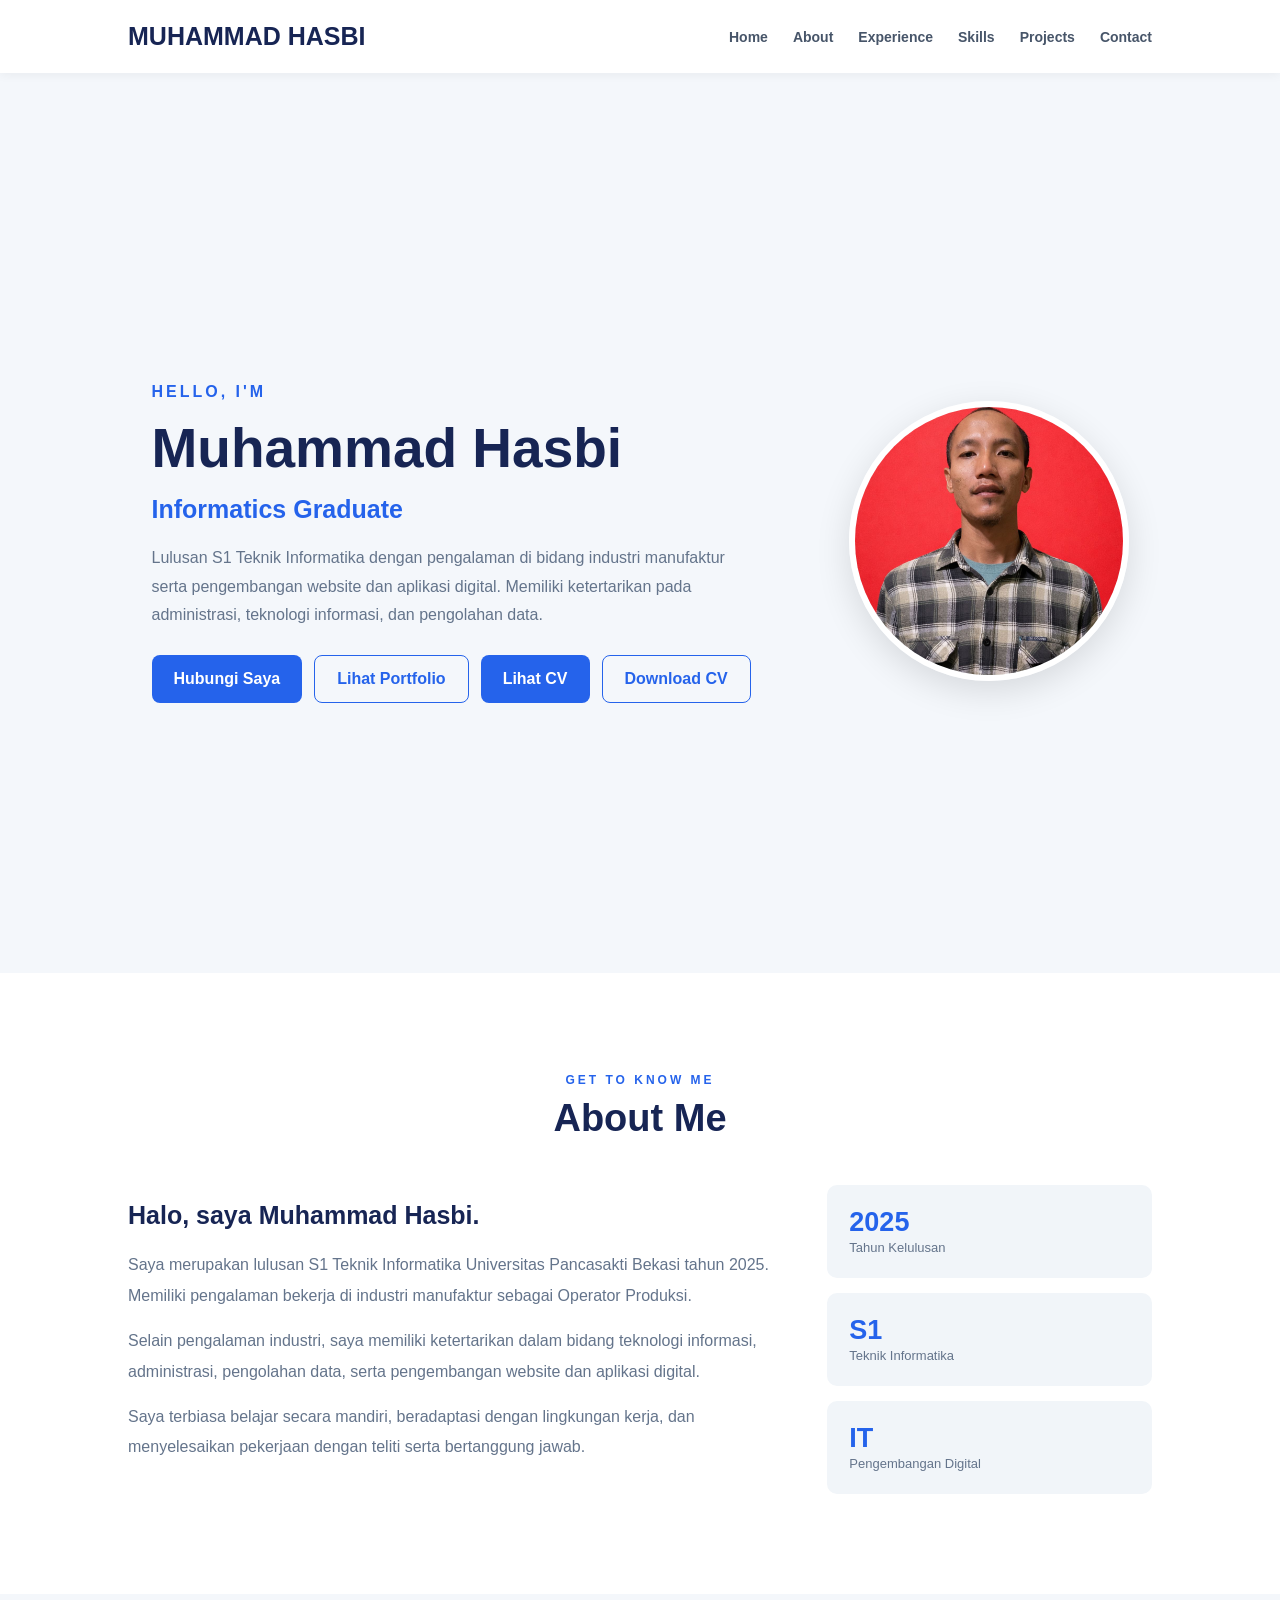
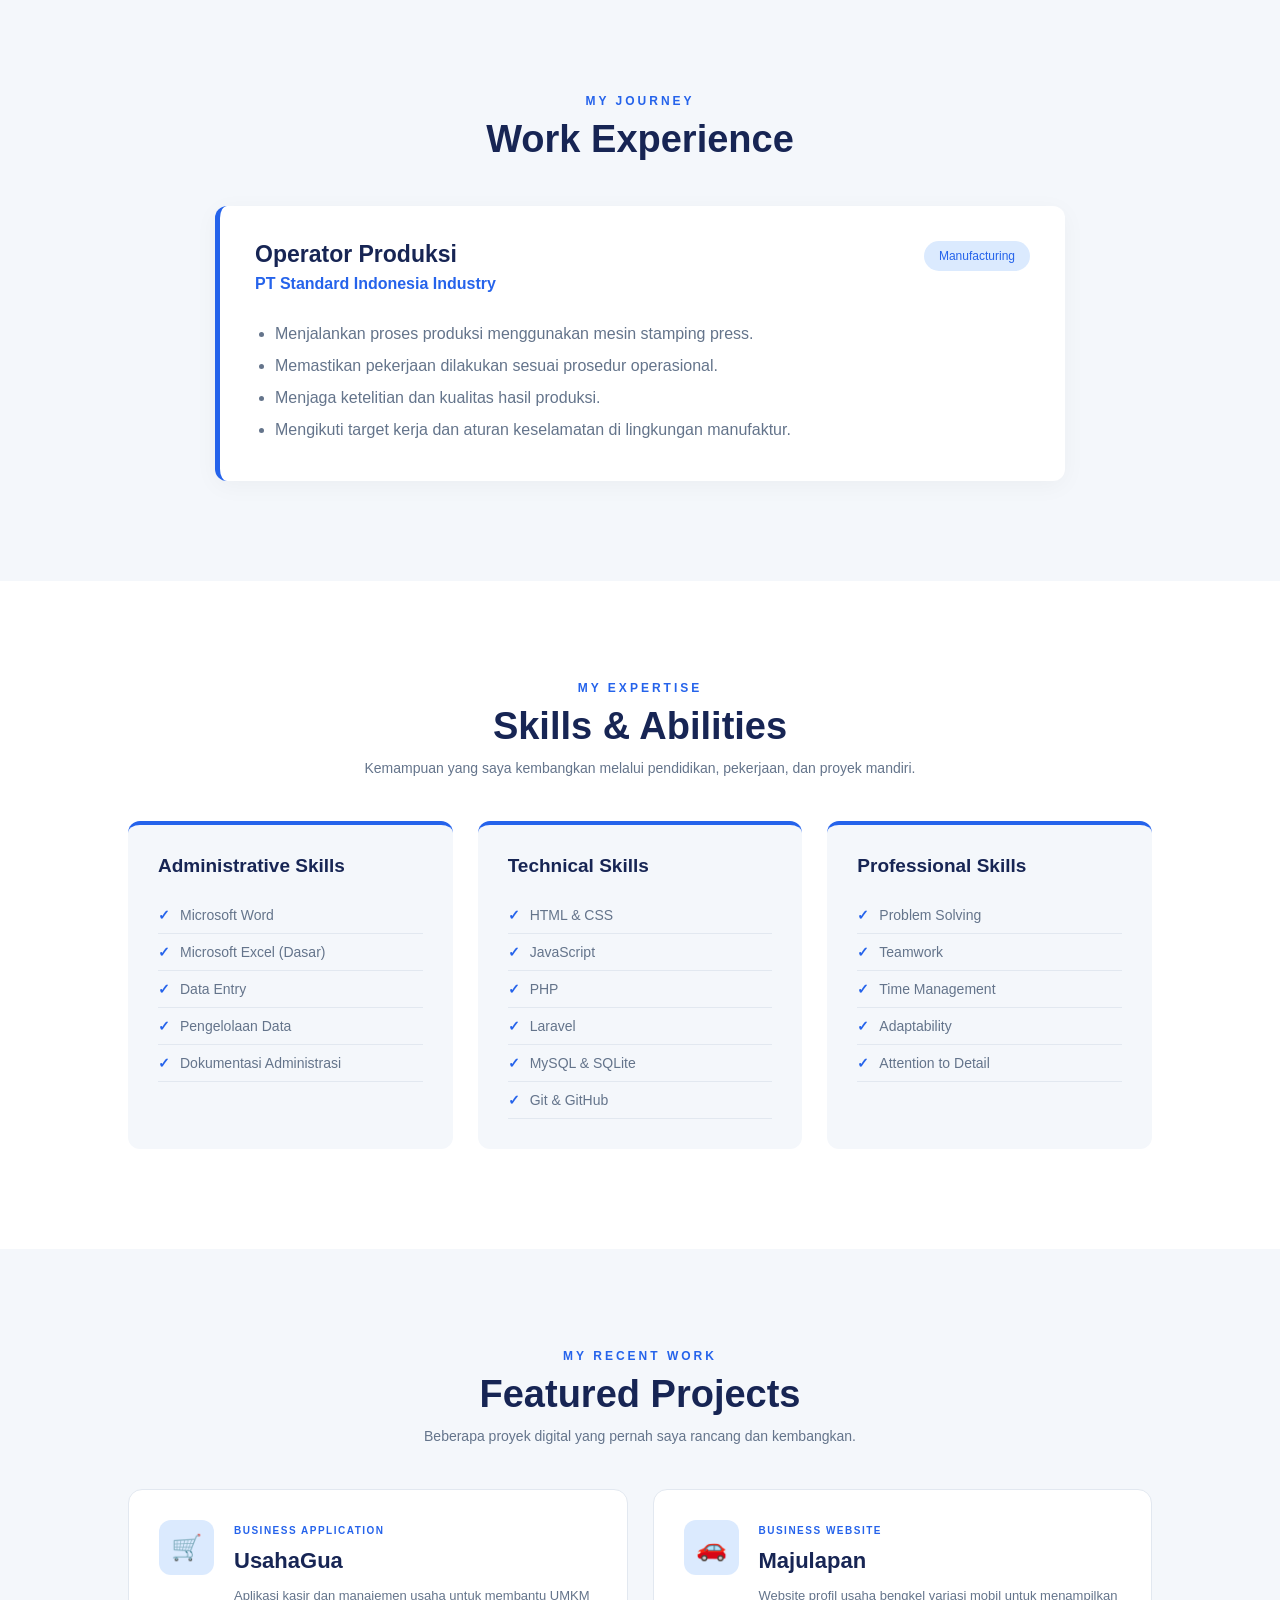
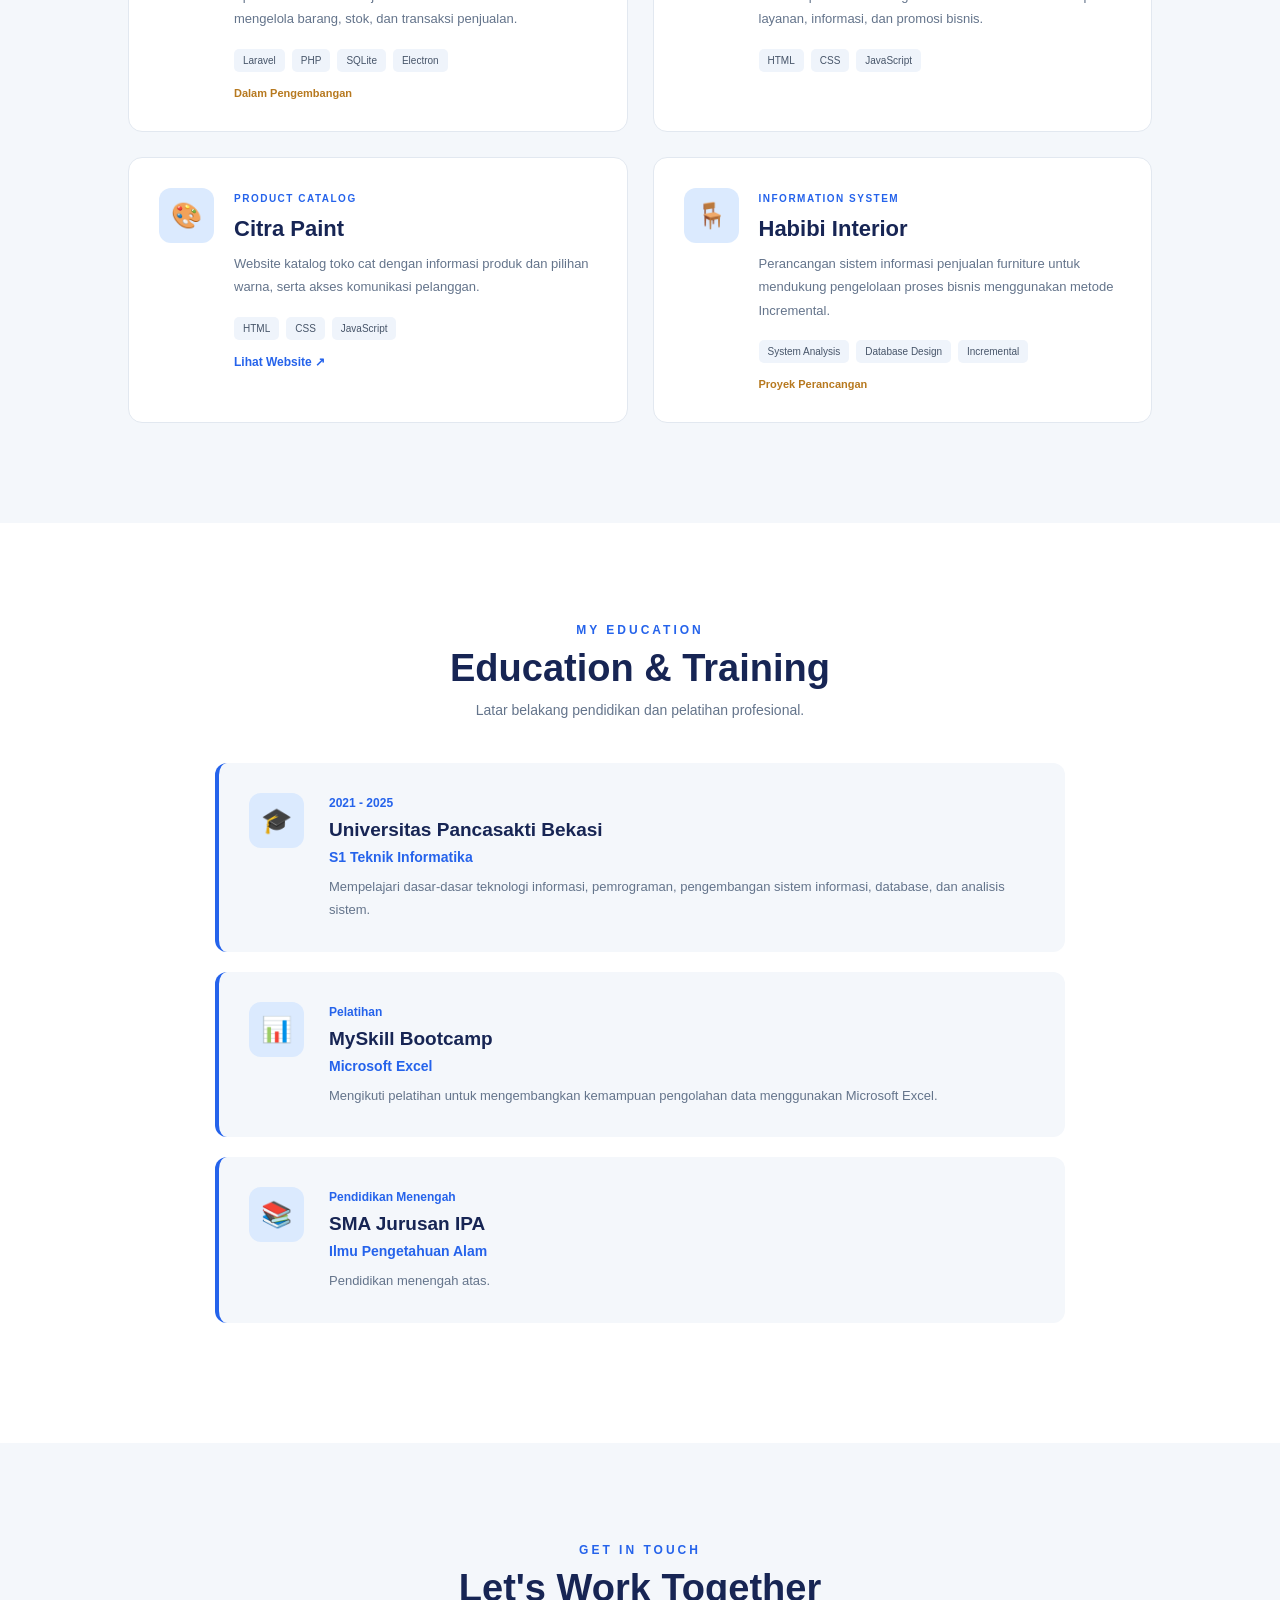
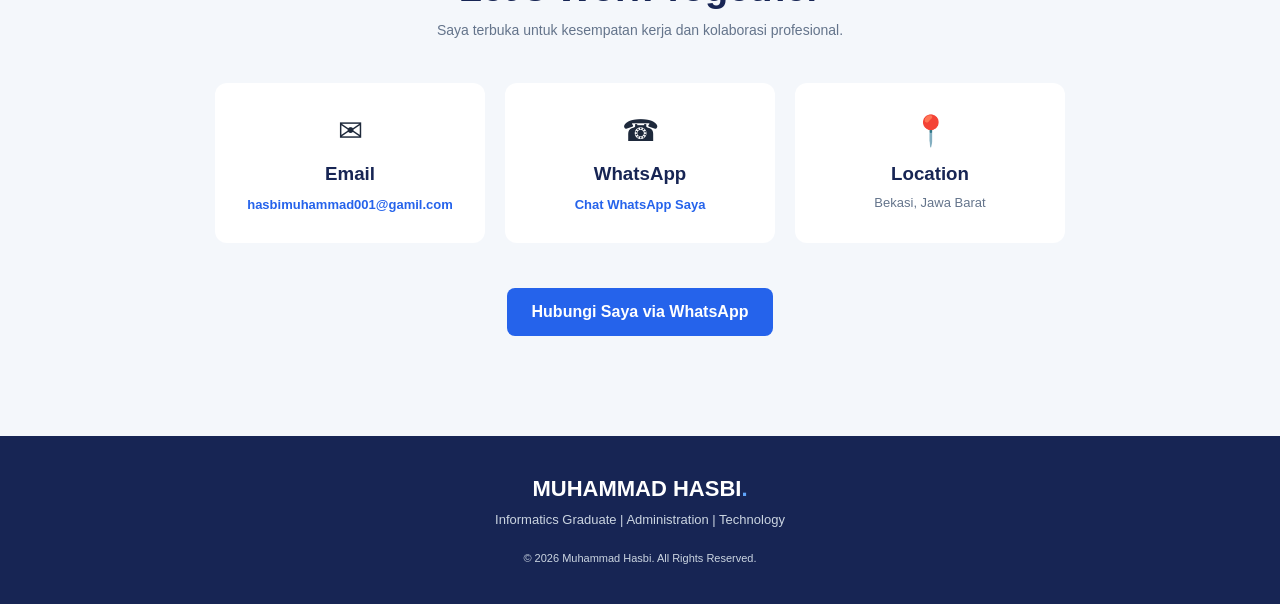
<file: index.html>
<!DOCTYPE html>
<html lang="id">
<head>
    <meta charset="UTF-8">
    <meta name="viewport" content="width=device-width, initial-scale=1.0">
    <title>Muhammad Hasbi | Portfolio</title>

    <link rel="stylesheet" href="style.css">
</head>
<body>

<!-- NAVBAR -->
<header class="navbar">

    <div class="logo">
       MUHAMMAD HASBI<span></span>
    </div>

    <nav>
        <a href="#home">Home</a>
        <a href="#about">About</a>
        <a href="#experience">Experience</a>
        <a href="#skills">Skills</a>
        <a href="#projects">Projects</a>
        <a href="#contact">Contact</a>
    </nav>

</header>


    
<!-- HERO SECTION -->

<section class="hero" id="home">

    <div class="hero-content">

        <p class="subtitle">HELLO, I'M</p>

        <h1>Muhammad Hasbi</h1>

        <h2>Informatics Graduate</h2>

        <p class="description">
            Lulusan S1 Teknik Informatika dengan pengalaman
            di bidang industri manufaktur serta pengembangan
            website dan aplikasi digital.
            Memiliki ketertarikan pada administrasi,
            teknologi informasi, dan pengolahan data.
        </p>

      
<div class="hero-buttons">

    <a href="#contact" class="btn-primary">
        Hubungi Saya
    </a>

    <a href="#projects" class="btn-secondary">
        Lihat Portfolio
    </a>

    <a href="CV_Muhammad_Hasbi.pdf"
   target="_blank"
   class="btn-primary">
    Lihat CV
</a>

<a href="CV_Muhammad_Hasbi.pdf"
   download="CV_Muhammad_Hasbi.pdf"
   class="btn-secondary">
    Download CV
</a>

</div>

</div>

    
    <!-- PENUTUP HERO CONTENT -->

    <div class="hero-image">

        <img src="foto hasbi.jpg" alt="Foto Muhammad Hasbi" class="profile-photo">
    </div>

</section>


<!-- ABOUT SECTION -->
<section class="about" id="about">

    <div class="section-title">
        <p>GET TO KNOW ME</p>
        <h2>About Me</h2>
    </div>

    <div class="about-content">

        <div class="about-text">
            <h3>Halo, saya Muhammad Hasbi.</h3>

            <p>
                Saya merupakan lulusan S1 Teknik Informatika
                Universitas Pancasakti Bekasi tahun 2025.
                Memiliki pengalaman bekerja di industri
                manufaktur sebagai Operator Produksi.
            </p>

            <p>
                Selain pengalaman industri, saya memiliki
                ketertarikan dalam bidang teknologi informasi,
                administrasi, pengolahan data, serta pengembangan
                website dan aplikasi digital.
            </p>

            <p>
                Saya terbiasa belajar secara mandiri,
                beradaptasi dengan lingkungan kerja,
                dan menyelesaikan pekerjaan dengan teliti
                serta bertanggung jawab.
            </p>
        </div>

        <div class="about-info">
            <div>
                <strong>2025</strong>
                <span>Tahun Kelulusan</span>
            </div>

            <div>
                <strong>S1</strong>
                <span>Teknik Informatika</span>
            </div>

            <div>
                <strong>IT</strong>
                <span>Pengembangan Digital</span>
            </div>
        </div>

    </div>

</section>


<!-- EXPERIENCE SECTION -->
<section class="experience" id="experience">

    <div class="section-title">
        <p>MY JOURNEY</p>
        <h2>Work Experience</h2>
    </div>

    <div class="experience-card">

        <div class="experience-header">
            <div>
                <h3>Operator Produksi</h3>
                <h4>PT Standard Indonesia Industry</h4>
            </div>

            <span>Manufacturing</span>
        </div>

        <ul>
            <li>
                Menjalankan proses produksi menggunakan
                mesin stamping press.
            </li>

            <li>
                Memastikan pekerjaan dilakukan sesuai
                prosedur operasional.
            </li>

            <li>
                Menjaga ketelitian dan kualitas hasil produksi.
            </li>

            <li>
                Mengikuti target kerja dan aturan keselamatan
                di lingkungan manufaktur.
            </li>
        </ul>

    </div>

</section>

<!-- SKILLS SECTION -->
<section class="skills" id="skills">

    <div class="section-title">
        <p>MY EXPERTISE</p>
        <h2>Skills & Abilities</h2>
        <span>Kemampuan yang saya kembangkan melalui pendidikan, pekerjaan, dan proyek mandiri.</span>
    </div>

    <div class="skills-container">

        <div class="skill-box">
            <h3>Administrative Skills</h3>
            <ul>
                <li>Microsoft Word</li>
                <li>Microsoft Excel (Dasar)</li>
                <li>Data Entry</li>
                <li>Pengelolaan Data</li>
                <li>Dokumentasi Administrasi</li>
            </ul>
        </div>

        <div class="skill-box">
            <h3>Technical Skills</h3>
            <ul>
                <li>HTML & CSS</li>
                <li>JavaScript</li>
                <li>PHP</li>
                <li>Laravel</li>
                <li>MySQL & SQLite</li>
                <li>Git & GitHub</li>
            </ul>
        </div>

        <div class="skill-box">
            <h3>Professional Skills</h3>
            <ul>
                <li>Problem Solving</li>
                <li>Teamwork</li>
                <li>Time Management</li>
                <li>Adaptability</li>
                <li>Attention to Detail</li>
            </ul>
        </div>

    </div>

</section>

<!-- PROJECTS SECTION -->
<section class="projects" id="projects">

    <div class="section-title">
        <p>MY RECENT WORK</p>
        <h2>Featured Projects</h2>
        <span>Beberapa proyek digital yang pernah saya rancang dan kembangkan.</span>
    </div>

    <div class="projects-container">

        <!-- PROJECT 1 -->
        <div class="project-card">
            <div class="project-icon">🛒</div>

            <div class="project-content">
                <span class="project-category">BUSINESS APPLICATION</span>

                <h3>UsahaGua</h3>

                <p>
                    Aplikasi kasir dan manajemen usaha untuk
                    membantu UMKM mengelola barang, stok,
                    dan transaksi penjualan.
                </p>

                <div class="tech-stack">
                    <span>Laravel</span>
                    <span>PHP</span>
                    <span>SQLite</span>
                    <span>Electron</span>
                </div>

                <span class="project-progress">Dalam Pengembangan</span>
            </div>
        </div>

        <!-- PROJECT 2 -->
        <div class="project-card">
            <div class="project-icon">🚗</div>

            <div class="project-content">
                <span class="project-category">BUSINESS WEBSITE</span>

                <h3>Majulapan</h3>

                <p>
                    Website profil usaha bengkel variasi mobil
                    untuk menampilkan layanan, informasi,
                    dan promosi bisnis.
                </p>

                <div class="tech-stack">
                    <span>HTML</span>
                    <span>CSS</span>
                    <span>JavaScript</span>
                </div>
            </div>
        </div>

        <!-- PROJECT 3 -->
        <div class="project-card">
            <div class="project-icon">🎨</div>

            <div class="project-content">
                <span class="project-category">PRODUCT CATALOG</span>

                <h3>Citra Paint</h3>

                <p>
                    Website katalog toko cat dengan
                    informasi produk dan pilihan warna,
                    serta akses komunikasi pelanggan.
                </p>

                <div class="tech-stack">
                    <span>HTML</span>
                    <span>CSS</span>
                    <span>JavaScript</span>
                </div>

                <a href="https://hasbimuhammad08.github.io/citrapaint/"
                   target="_blank" class="project-link">
                    Lihat Website ↗
                </a>
            </div>
        </div>

        <!-- PROJECT 4 -->
        <div class="project-card">
            <div class="project-icon">🪑</div>

            <div class="project-content">
                <span class="project-category">INFORMATION SYSTEM</span>

                <h3>Habibi Interior</h3>

                <p>
                    Perancangan sistem informasi penjualan
                    furniture untuk mendukung pengelolaan
                    proses bisnis menggunakan metode Incremental.
                </p>

                <div class="tech-stack">
                    <span>System Analysis</span>
                    <span>Database Design</span>
                    <span>Incremental</span>
                </div>

                <span class="project-progress">Proyek Perancangan</span>
            </div>
        </div>

    </div>

</section>

<!-- EDUCATION SECTION -->
<section class="education" id="education">

    <div class="section-title">
        <p>MY EDUCATION</p>
        <h2>Education & Training</h2>
        <span>Latar belakang pendidikan dan pelatihan profesional.</span>
    </div>

    <div class="education-container">

        <div class="education-card">
            <div class="education-icon">🎓</div>

            <div class="education-info">
                <span class="education-year">2021 - 2025</span>

                <h3>Universitas Pancasakti Bekasi</h3>

                <h4>S1 Teknik Informatika</h4>

                <p>
                    Mempelajari dasar-dasar teknologi informasi,
                    pemrograman, pengembangan sistem informasi,
                    database, dan analisis sistem.
                </p>
            </div>
        </div>

        <div class="education-card">
            <div class="education-icon">📊</div>

            <div class="education-info">
                <span class="education-year">Pelatihan</span>

                <h3>MySkill Bootcamp</h3>

                <h4>Microsoft Excel</h4>

                <p>
                    Mengikuti pelatihan untuk mengembangkan
                    kemampuan pengolahan data menggunakan
                    Microsoft Excel.
                </p>
            </div>
        </div>

        <div class="education-card">
            <div class="education-icon">📚</div>

            <div class="education-info">
                <span class="education-year">Pendidikan Menengah</span>

                <h3>SMA Jurusan IPA</h3>

                <h4>Ilmu Pengetahuan Alam</h4>

                <p>
                    Pendidikan menengah atas.
                </p>
            </div>
        </div>

    </div>

</section>

<!-- CONTACT SECTION -->
<section class="contact" id="contact">

    <div class="section-title">
        <p>GET IN TOUCH</p>
        <h2>Let's Work Together</h2>
        <span>Saya terbuka untuk kesempatan kerja dan kolaborasi profesional.</span>
    </div>

    <div class="contact-container">

      <div class="contact-item">
    <div class="contact-icon">✉</div>
    <h3>Email</h3>

    <a href="mailto:hasbimuhammad001@gmail.com">
        hasbimuhammad001@gamil.com
    </a>
</div>
       <div class="contact-item">
    <div class="contact-icon">☎</div>
    <h3>WhatsApp</h3>

    <a href="https://wa.me/6285930466688"
       target="_blank"
       rel="noopener">
        Chat WhatsApp Saya
    </a>
</div>

        <div class="contact-item">
            <div class="contact-icon">📍</div>
            <h3>Location</h3>
            <p>Bekasi, Jawa Barat</p>
        </div>

    </div>

    <a href="https://wa.me/6285930466688"
       target="_blank"
       class="contact-button">
        Hubungi Saya via WhatsApp
    </a>

</section>

<!-- FOOTER -->
<footer class="footer">

    <h3>MUHAMMAD HASBI<span>.</span></h3>

    <p>
        Informatics Graduate | Administration | Technology
    </p>

    <p class="copyright">
        © 2026 Muhammad Hasbi. All Rights Reserved.
    </p>

</footer>

<script src="script.js"></script>

</body>
</body>
</html>
</file>
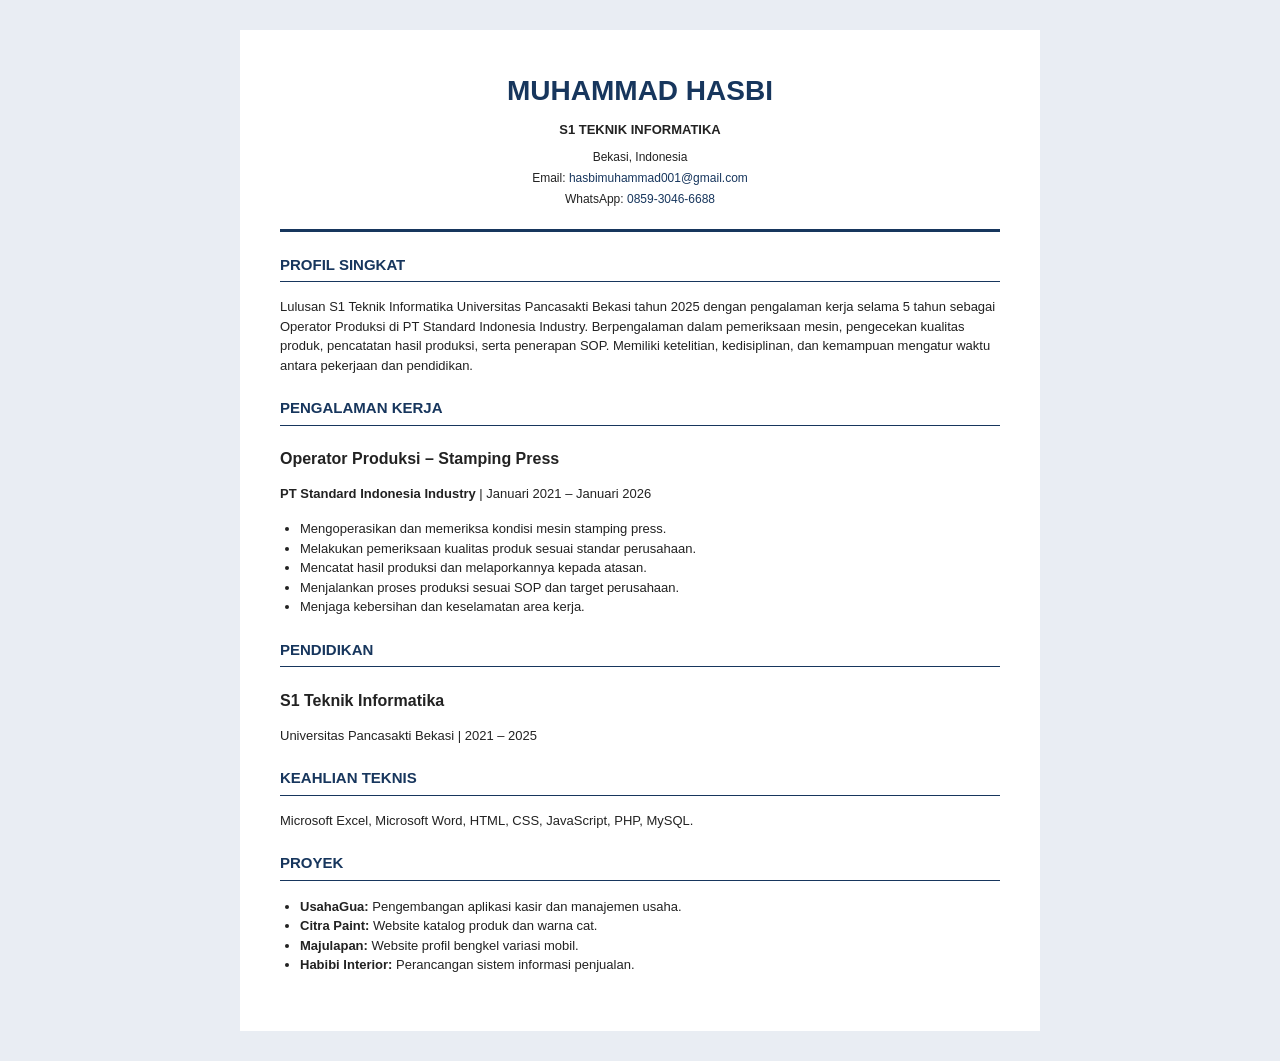
<file: CV.html>
<!DOCTYPE html>
<html lang="id">
<head>
    <meta charset="UTF-8">
    <meta name="viewport" content="width=device-width, initial-scale=1.0">
    <title>CV Muhammad Hasbi</title>
    <link rel="stylesheet" href="CV.css">
</head>
<body>

    <main class="cv-container">
       
<header class="header">
    <h1>MUHAMMAD HASBI</h1>
    <h2> S1 TEKNIK INFORMATIKA</h2>
    <p>Bekasi, Indonesia</p>

    <p>
        Email:
        <a href="mailto:hasbimuhammad001@gmail.com">
            hasbimuhammad001@gmail.com
        </a>
    </p>

    <p>
        WhatsApp:
        <a href="https://wa.me/6285930466688" target="_blank">
            0859-3046-6688
        </a>
    </p>
</header>

        <section>
            <h3>PROFIL SINGKAT</h3>
            <p>
                Lulusan S1 Teknik Informatika Universitas Pancasakti Bekasi
                tahun 2025 dengan pengalaman kerja selama 5 tahun sebagai
                Operator Produksi di PT Standard Indonesia Industry.
                Berpengalaman dalam pemeriksaan mesin, pengecekan kualitas
                produk, pencatatan hasil produksi, serta penerapan SOP.
                Memiliki ketelitian, kedisiplinan, dan kemampuan mengatur
                waktu antara pekerjaan dan pendidikan.
            </p>
        </section>

        <section>
            <h3>PENGALAMAN KERJA</h3>
            <h4>Operator Produksi – Stamping Press</h4>
            <p><strong>PT Standard Indonesia Industry</strong> | Januari 2021 – Januari 2026</p>
            <ul>
                <li>Mengoperasikan dan memeriksa kondisi mesin stamping press.</li>
                <li>Melakukan pemeriksaan kualitas produk sesuai standar perusahaan.</li>
                <li>Mencatat hasil produksi dan melaporkannya kepada atasan.</li>
                <li>Menjalankan proses produksi sesuai SOP dan target perusahaan.</li>
                <li>Menjaga kebersihan dan keselamatan area kerja.</li>
            </ul>
        </section>

        <section>
            <h3>PENDIDIKAN</h3>
            <h4>S1 Teknik Informatika</h4>
            <p>Universitas Pancasakti Bekasi | 2021 – 2025</p>
        </section>

        <section>
            <h3>KEAHLIAN TEKNIS</h3>
            <p>Microsoft Excel, Microsoft Word, HTML, CSS, JavaScript, PHP, MySQL.</p>
        </section>

        <section>
            <h3>PROYEK</h3>
            <ul>
                <li><strong>UsahaGua:</strong> Pengembangan aplikasi kasir dan manajemen usaha.</li>
                <li><strong>Citra Paint:</strong> Website katalog produk dan warna cat.</li>
                <li><strong>Majulapan:</strong> Website profil bengkel variasi mobil.</li>
                <li><strong>Habibi Interior:</strong> Perancangan sistem informasi penjualan.</li>
            </ul>
        </section>
    </main>

</body>
</html>
</file>
<file: style.css>
* {
    margin: 0;
    padding: 0;
    box-sizing: border-box;
}

body {
    font-family: Arial, sans-serif;
    background: #f4f7fb;
    color: #1e293b;
}

.hero {
    min-height: 100vh;
    display: flex;
    align-items: center;
    justify-content: space-around;
    padding: 100px 10% 60px;
    gap: 50px;
}

.hero-content {
    max-width: 600px;
}

.subtitle {
    color: #2563eb;
    font-weight: bold;
    letter-spacing: 3px;
    margin-bottom: 15px;
}

.hero h1 {
    font-size: 55px;
    color: #172554;
    margin-bottom: 15px;
}

.hero h2 {
    font-size: 25px;
    color: #2563eb;
    margin-bottom: 20px;
}

.description {
    font-size: 16px;
    line-height: 1.8;
    color: #64748b;
}

.hero-buttons {
    display: flex;
    gap: 12px;
    margin-top: 25px;
    flex-wrap: wrap;
}

.hero-buttons a {
    display: inline-flex;
    align-items: center;
    justify-content: center;
    text-decoration: none;
    padding: 14px 22px;
    border-radius: 8px;
    font-weight: bold;
    transition: 0.3s;
}

.hero-buttons a:hover {
    transform: translateY(-3px);
}

.btn-primary {
    background: #2563eb;
    color: white;
}

.btn-secondary {
    border: 1px solid #2563eb;
    color: #2563eb;
}

.profile-placeholder {
    width: 280px;
    height: 280px;
    border-radius: 50%;
    background: #dbeafe;
    display: flex;
    align-items: center;
    justify-content: center;
    font-size: 70px;
    font-weight: bold;
    color: #2563eb;
}

/* NAVBAR */

.navbar {
    width: 100%;
    padding: 22px 10%;
    display: flex;
    justify-content: space-between;
    align-items: center;
    background: white;
    position: sticky;
    top: 0;
    z-index: 100;
    box-shadow: 0 2px 10px rgba(0,0,0,0.05);
}

.logo {
    font-size: 25px;
    font-weight: bold;
    color: #172554;
}

.logo span {
    color: #2563eb;
}

.navbar nav {
    display: flex;
    gap: 25px;
}

.navbar nav a {
    text-decoration: none;
    color: #475569;
    font-size: 14px;
    font-weight: bold;
    transition: 0.3s;
}

.navbar nav a:hover {
    color: #2563eb;
}

/* SECTION TITLE */

.section-title {
    text-align: center;
    margin-bottom: 45px;
}

.section-title p {
    color: #2563eb;
    font-weight: bold;
    letter-spacing: 3px;
    font-size: 12px;
}

.section-title h2 {
    font-size: 38px;
    color: #172554;
    margin-top: 10px;
}

/* ABOUT */

.about {
    padding: 100px 10%;
    background: white;
}

.about-content {
    display: grid;
    grid-template-columns: 2fr 1fr;
    gap: 50px;
    align-items: center;
}

.about-text h3 {
    font-size: 25px;
    margin-bottom: 20px;
    color: #172554;
}

.about-text p {
    color: #64748b;
    line-height: 1.9;
    margin-bottom: 15px;
}

.about-info {
    display: grid;
    gap: 15px;
}

.about-info div {
    background: #f1f5f9;
    padding: 22px;
    border-radius: 10px;
}

.about-info strong {
    display: block;
    font-size: 27px;
    color: #2563eb;
}

.about-info span {
    color: #64748b;
    font-size: 13px;
}

/* EXPERIENCE */

.experience {
    padding: 100px 10%;
    background: #f4f7fb;
}

.experience-card {
    max-width: 850px;
    margin: auto;
    background: white;
    padding: 35px;
    border-radius: 12px;
    border-left: 5px solid #2563eb;
    box-shadow: 0 5px 25px rgba(0,0,0,0.04);
}

.experience-header {
    display: flex;
    justify-content: space-between;
    gap: 15px;
    margin-bottom: 25px;
}

.experience-header h3 {
    color: #172554;
    font-size: 23px;
}

.experience-header h4 {
    color: #2563eb;
    margin-top: 7px;
}

.experience-header span {
    background: #dbeafe;
    color: #2563eb;
    padding: 8px 15px;
    border-radius: 20px;
    font-size: 12px;
    height: fit-content;
}

.experience-card ul {
    padding-left: 20px;
    color: #64748b;
    line-height: 2;
}

/* SKILLS SECTION */

.skills {
    padding: 100px 10%;
    background: white;
}

.section-title span {
    display: block;
    color: #64748b;
    margin-top: 12px;
    font-size: 14px;
}

.skills-container {
    display: grid;
    grid-template-columns: repeat(3, 1fr);
    gap: 25px;
}

.skill-box {
    padding: 30px;
    background: #f4f7fb;
    border-radius: 12px;
    border-top: 4px solid #2563eb;
    transition: 0.3s;
}

.skill-box:hover {
    transform: translateY(-5px);
    box-shadow: 0 10px 25px rgba(0,0,0,0.07);
}

.skill-box h3 {
    color: #172554;
    margin-bottom: 20px;
    font-size: 19px;
}

.skill-box ul {
    list-style: none;
}

.skill-box li {
    padding: 10px 0;
    color: #64748b;
    border-bottom: 1px solid #e2e8f0;
    font-size: 14px;
}

.skill-box li::before {
    content: "✓";
    color: #2563eb;
    margin-right: 10px;
    font-weight: bold;
}

/* PROJECTS SECTION */

.projects {
    padding: 100px 10%;
    background: #f4f7fb;
}

.projects-container {
    display: grid;
    grid-template-columns: repeat(2, 1fr);
    gap: 25px;
}

.project-card {
    background: white;
    padding: 30px;
    border-radius: 14px;
    display: flex;
    gap: 20px;
    border: 1px solid #e2e8f0;
    transition: 0.3s;
}

.project-card:hover {
    transform: translateY(-6px);
    box-shadow: 0 12px 30px rgba(0,0,0,0.08);
}

.project-icon {
    min-width: 55px;
    height: 55px;
    background: #dbeafe;
    display: flex;
    align-items: center;
    justify-content: center;
    border-radius: 12px;
    font-size: 25px;
}

.project-content {
    flex: 1;
}

.project-category {
    font-size: 10px;
    color: #2563eb;
    font-weight: bold;
    letter-spacing: 1.5px;
}

.project-content h3 {
    color: #172554;
    font-size: 22px;
    margin: 10px 0;
}

.project-content p {
    color: #64748b;
    font-size: 13px;
    line-height: 1.8;
}

.tech-stack {
    display: flex;
    flex-wrap: wrap;
    gap: 7px;
    margin-top: 18px;
}

.tech-stack span {
    background: #eff4fb;
    color: #475569;
    padding: 6px 9px;
    border-radius: 5px;
    font-size: 10px;
}

.project-progress {
    display: inline-block;
    margin-top: 15px;
    font-size: 11px;
    color: #b7791f;
    font-weight: bold;
}

.project-link {
    display: inline-block;
    margin-top: 15px;
    color: #2563eb;
    font-size: 12px;
    font-weight: bold;
    text-decoration: none;
}

/* EDUCATION SECTION */

.education {
    padding: 100px 10%;
    background: white;
}

.education-container {
    max-width: 850px;
    margin: auto;
}

.education-card {
    display: flex;
    gap: 25px;
    padding: 30px;
    background: #f4f7fb;
    border-radius: 12px;
    margin-bottom: 20px;
    border-left: 4px solid #2563eb;
    transition: 0.3s;
}

.education-card:hover {
    transform: translateX(5px);
}

.education-icon {
    min-width: 55px;
    height: 55px;
    background: #dbeafe;
    display: flex;
    justify-content: center;
    align-items: center;
    border-radius: 12px;
    font-size: 25px;
}

.education-year {
    color: #2563eb;
    font-size: 12px;
    font-weight: bold;
}

.education-info h3 {
    color: #172554;
    margin: 8px 0;
    font-size: 19px;
}

.education-info h4 {
    color: #2563eb;
    font-size: 14px;
    margin-bottom: 10px;
}

.education-info p {
    color: #64748b;
    font-size: 13px;
    line-height: 1.8;
}

/* CONTACT SECTION */

.contact {
    padding: 100px 10%;
    background: #f4f7fb;
    text-align: center;
}

.contact-container {
    display: grid;
    grid-template-columns: repeat(3, 1fr);
    gap: 20px;
    max-width: 850px;
    margin: 45px auto;
}

.contact-item {
    background: white;
    padding: 30px 15px;
    border-radius: 12px;
}

.contact-icon {
    font-size: 30px;
    margin-bottom: 15px;
}

.contact-item h3 {
    color: #172554;
    margin-bottom: 10px;
}

.contact-item p {
    color: #64748b;
    font-size: 13px;
}

.contact-button {
    display: inline-block;
    background: #2563eb;
    color: white;
    text-decoration: none;
    padding: 15px 25px;
    border-radius: 8px;
    font-weight: bold;
}

/* LINK EMAIL & WHATSAPP */

.contact-item a {
    display: inline-block;
    color: #2563eb;
    text-decoration: none;
    font-size: 13px;
    font-weight: 600;
    transition: 0.3s;
}

.contact-item a:hover {
    color: #172554;
    text-decoration: underline;
}

/* FOOTER */

.footer {
    background: #172554;
    color: white;
    padding: 40px 10%;
    text-align: center;
}

.footer h3 {
    font-size: 22px;
}

.footer h3 span {
    color: #60a5fa;
}

.footer p {
    color: #cbd5e1;
    font-size: 13px;
    margin-top: 10px;
}

.copyright {
    margin-top: 25px !important;
    font-size: 11px !important;
}

/* RESPONSIVE DESIGN */

/* TABLET */
@media screen and (max-width: 992px) {

    .hero {
        padding: 60px 5%;
        gap: 30px;
    }

    .hero h1 {
        font-size: 42px;
    }

    .about,
    .experience,
    .skills,
    .projects,
    .education,
    .contact {
        padding: 75px 5%;
    }

    .skills-container {
        grid-template-columns: repeat(2, 1fr);
    }

}

/* MOBILE */
@media screen and (max-width: 768px) {

    .navbar {
        padding: 20px 5%;
        flex-direction: column;
        gap: 20px;
    }

    .navbar nav {
        flex-wrap: wrap;
        justify-content: center;
        gap: 15px;
    }

    .navbar nav a {
        font-size: 12px;
    }

    .hero {
        flex-direction: column-reverse;
        text-align: center;
        padding: 55px 7%;
    }

    .hero-content {
        width: 100%;
    }

    .hero h1 {
        font-size: 38px;
    }

    .hero h2 {
        font-size: 20px;
    }

    .hero-buttons {
        justify-content: center;
        flex-wrap: wrap;
    }

    .profile-placeholder {
        width: 180px;
        height: 180px;
        font-size: 45px;
    }

    .about-content {
        grid-template-columns: 1fr;
    }

    .skills-container {
        grid-template-columns: 1fr;
    }

    .projects-container {
        grid-template-columns: 1fr;
    }

    .contact-container {
        grid-template-columns: 1fr;
    }

    .experience-header {
        flex-direction: column;
    }

    .section-title h2 {
        font-size: 30px;
    }

    .education-card {
        align-items: flex-start;
        padding: 20px;
    }

    .project-card {
        padding: 20px;
    }

    .footer {
        padding: 35px 5%;
    }

}
/* PROFILE PHOTO */

.profile-photo {
    width: 280px;
    height: 280px;
    object-fit: cover;
    object-position: center;
    border-radius: 50%;
    border: 6px solid white;
    box-shadow: 0 10px 35px rgba(0,0,0,0.12);
}

@media screen and (max-width: 768px) {
    .profile-photo {
        width: 180px;
        height: 180px;
    }
}

/* =========================
   CV BUTTONS
========================= */

.cv-actions {
    display: flex;
    gap: 12px;
    margin-top: 20px;
    flex-wrap: wrap;
}

.cv-actions a {
    display: inline-flex;
    align-items: center;
    justify-content: center;
    padding: 13px 22px;
    border-radius: 8px;
    font-size: 13px;
    font-weight: bold;
    text-decoration: none;
    transition: 0.3s;
}

.btn-view {
    background: #172554;
    color: white;
}

.btn-download {
    background: #2563eb;
    color: white;
}

.cv-actions a:hover {
    transform: translateY(-3px);
    opacity: 0.9;
}

@media screen and (max-width: 768px) {
    .cv-actions {
        justify-content: center;
    }
}

/* =========================
   HERO BUTTON RESPONSIVE
========================= */

@media screen and (max-width: 768px) {
    .hero-buttons {
        justify-content: center;
        flex-wrap: wrap;
    }
}
</file>
<file: CV.css>
* {
    box-sizing: border-box;
}

body {
    margin: 0;
    padding: 30px;
    background: #e9edf3;
    font-family: Arial, sans-serif;
    color: #222;
    line-height: 1.5;
}

.cv-container {
    max-width: 800px;
    margin: auto;
    padding: 40px;
    background: white;
}

.header {
    text-align: center;
    border-bottom: 3px solid #17365d;
    padding-bottom: 18px;
}

.header h1 {
    margin: 0;
    color: #17365d;
    font-size: 28px;
}

.header h2 {
    font-size: 13px;
    margin: 8px 0;
}

.header p {
    margin: 3px;
    font-size: 12px;
}

section {
    margin-top: 22px;
}

section h3 {
    color: #17365d;
    font-size: 15px;
    border-bottom: 1px solid #17365d;
    padding-bottom: 5px;
}

section h4 {
    margin-bottom: 4px;
}

section p,
section li {
    font-size: 13px;
}

ul {
    padding-left: 20px;
}

@media print {
    body {
        padding: 0;
        background: white;
    }

    .cv-container {
        max-width: none;
        padding: 25px;
    }
}

.header a {
    color: #17365d;
    text-decoration: none;
}

.header a:hover {
    text-decoration: underline;
}
</file>
